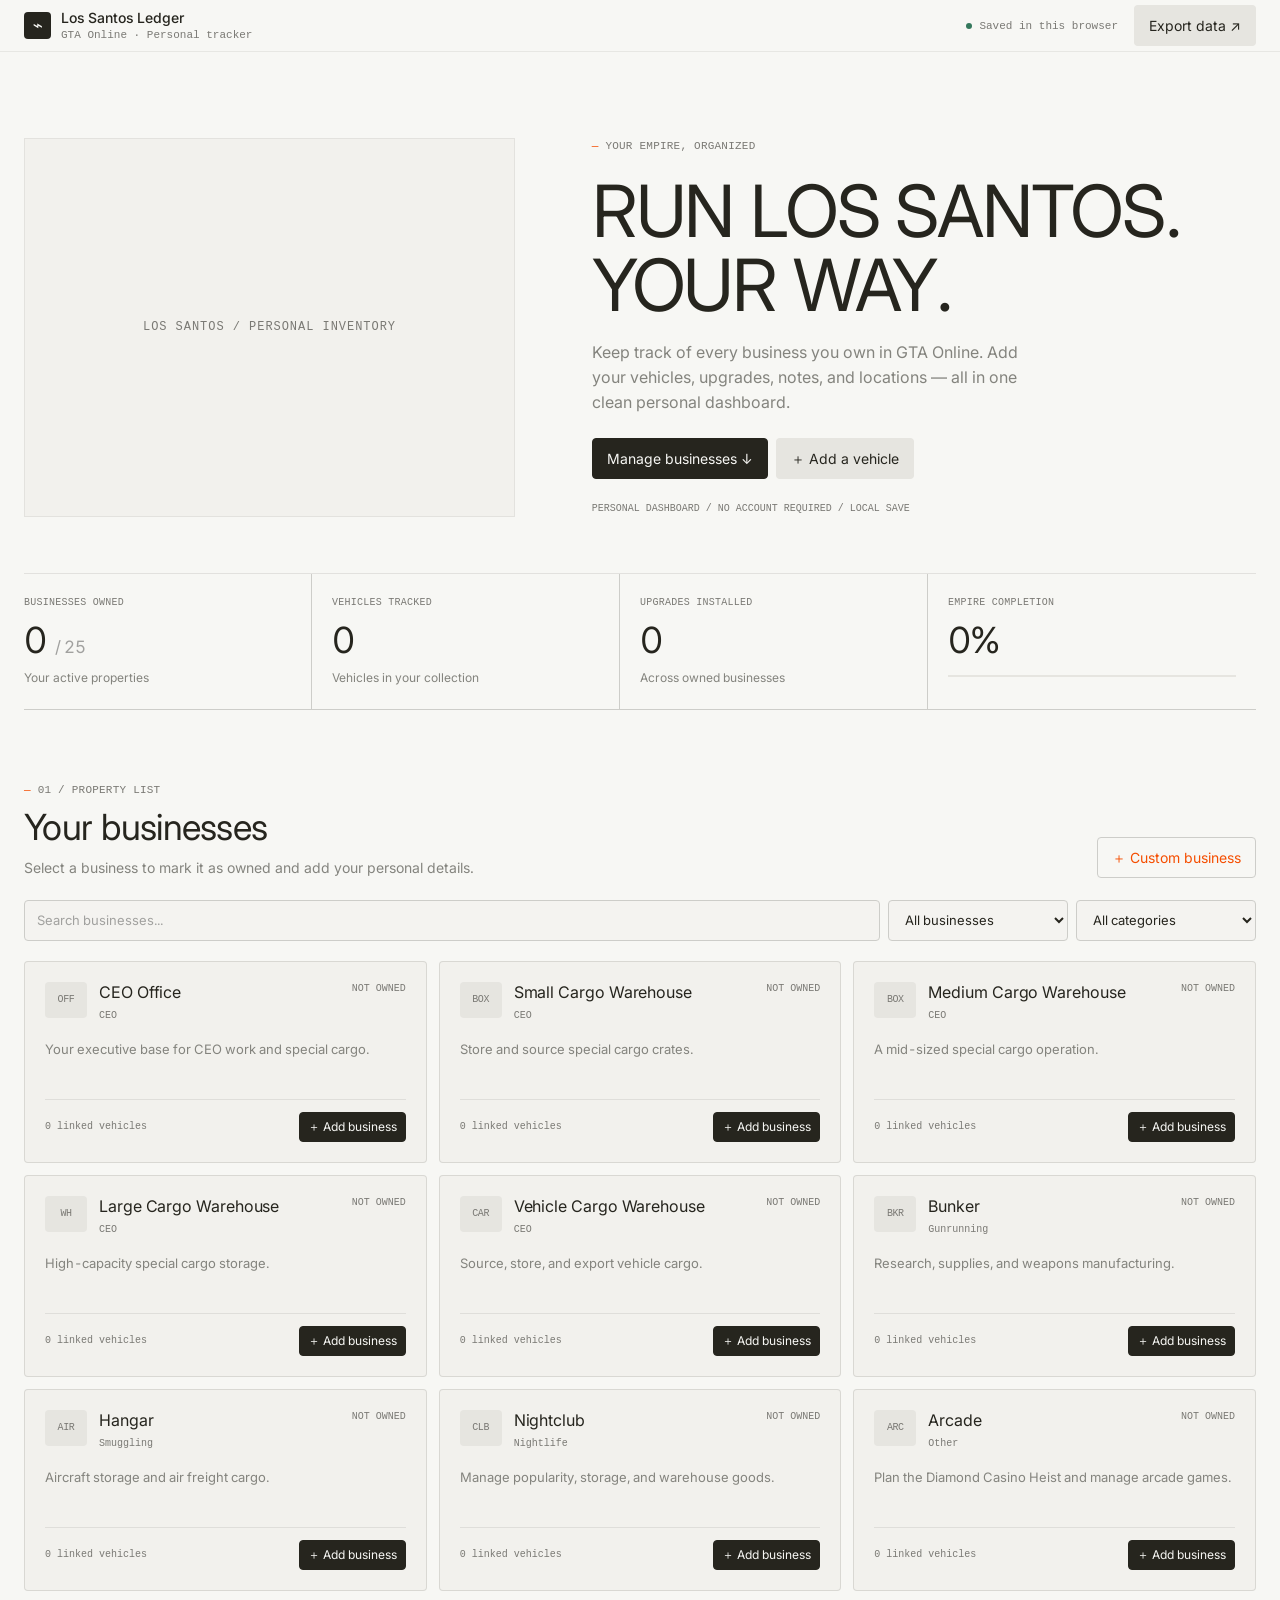
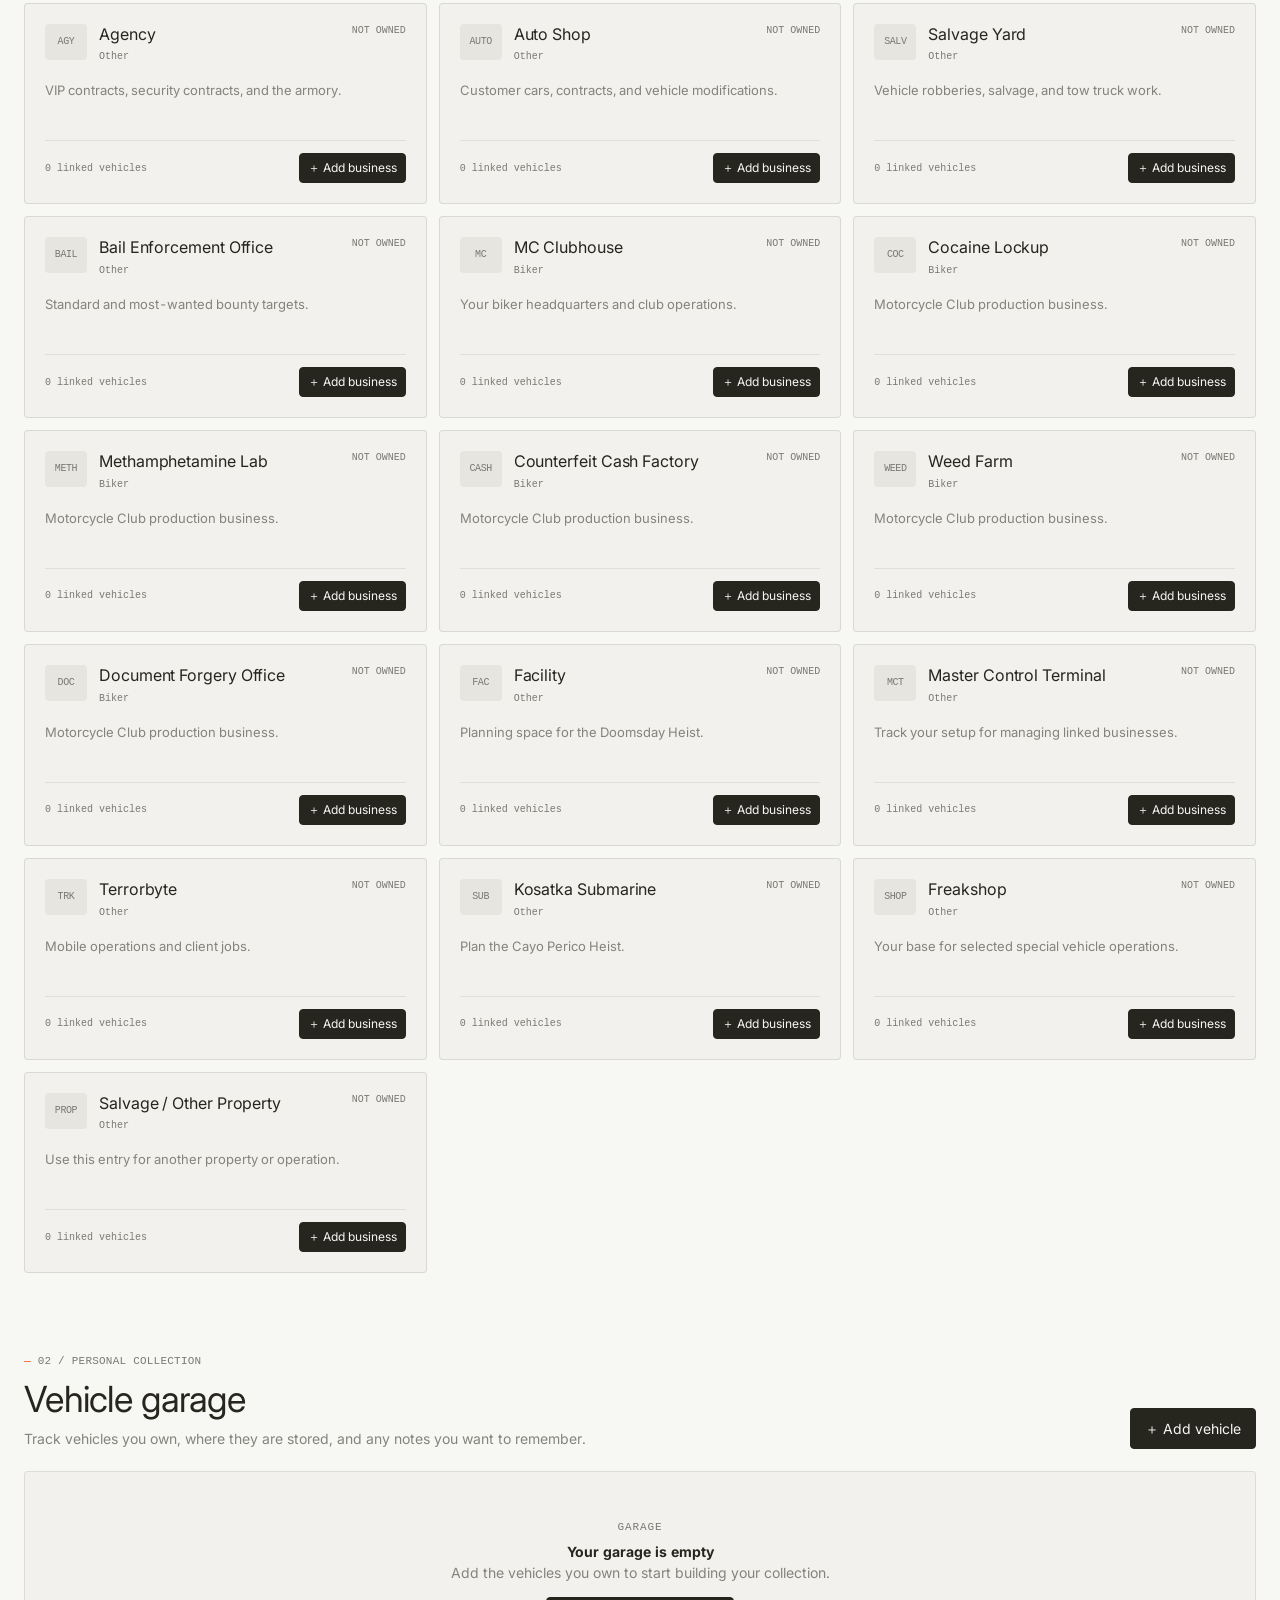
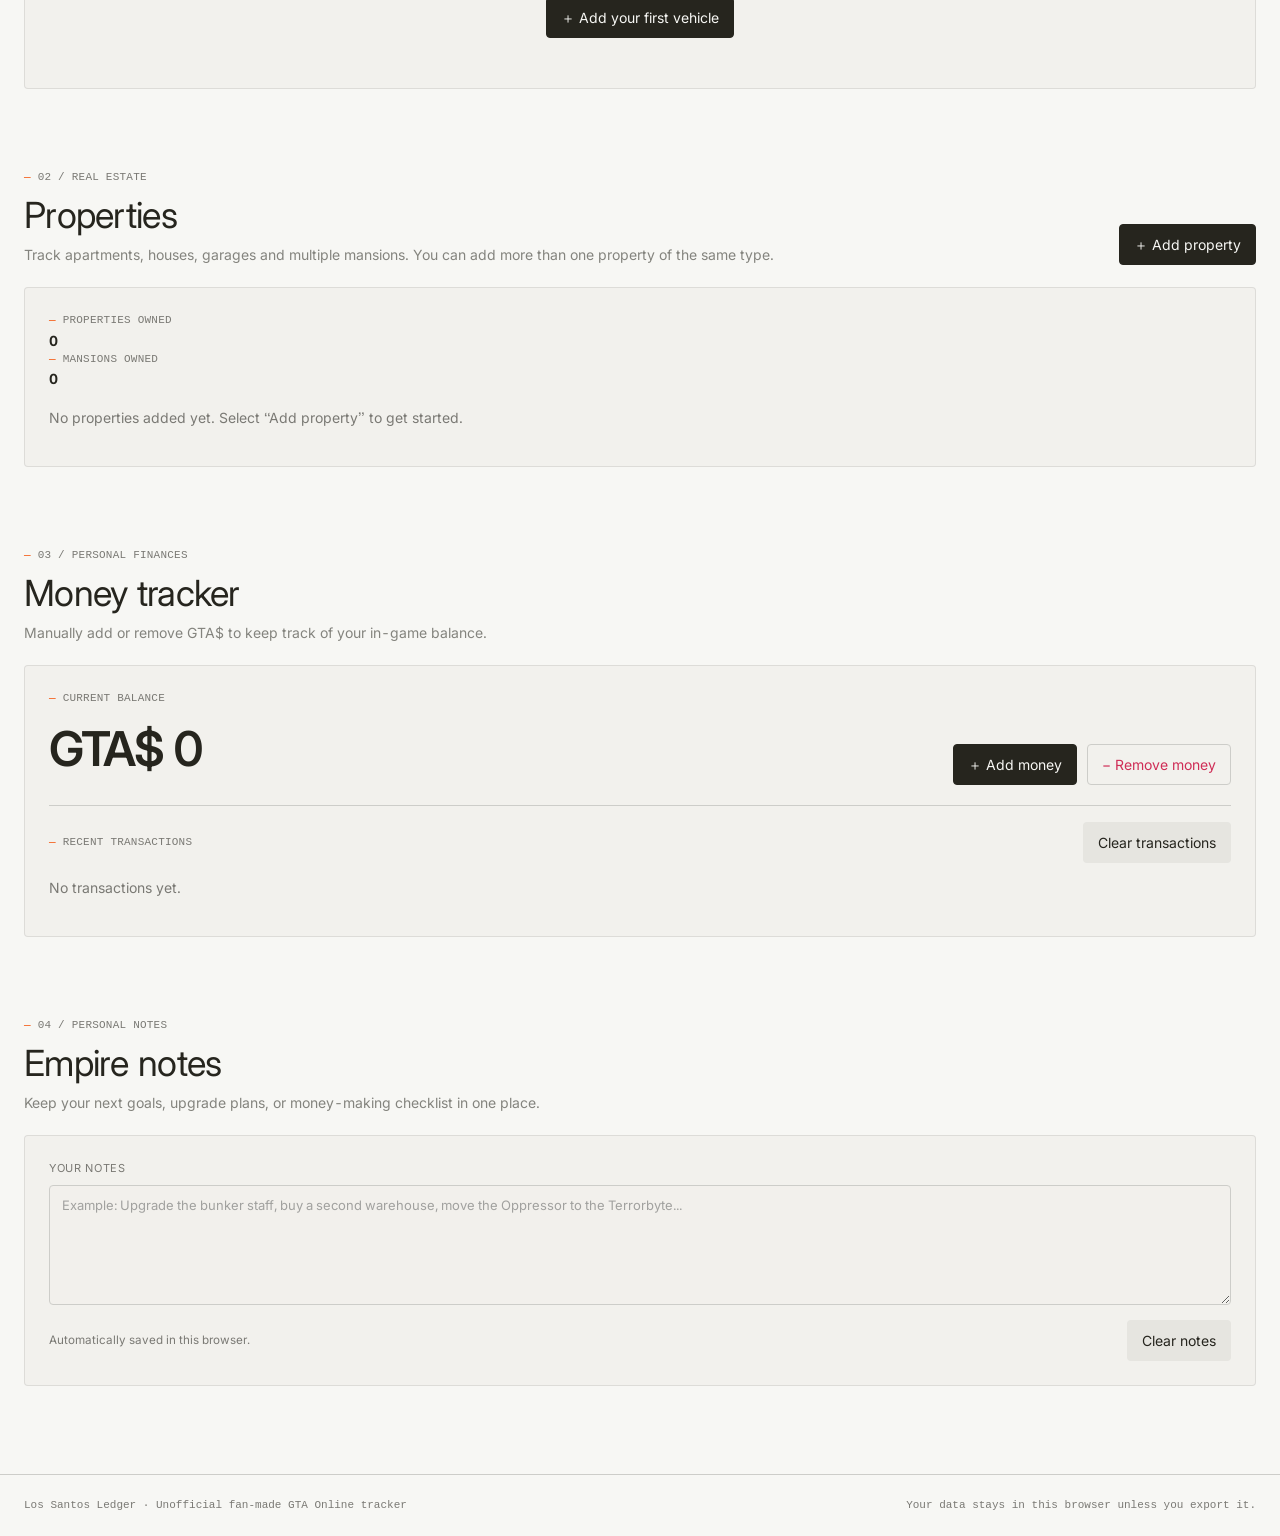
<file: index.html>
<!DOCTYPE html>
<html lang="en">
<head>
  <meta charset="UTF-8" />
  <meta name="viewport" content="width=device-width, initial-scale=1.0" />
  <meta name="theme-color" content="#f7f7f4" />
  <title>Los Santos Ledger — GTA Online Business Tracker</title>
  <style>
    @import url('https://fonts.googleapis.com/css2?family=EB+Garamond:wght@400;500&family=Inter:wght@400;500&display=swap');
    :root {
      --color-parchment: #f7f7f4;
      --color-bone: #f2f1ed;
      --color-linen: #e6e5e0;
      --color-stone: #cdcdc9;
      --color-mist: #a1a19f;
      --color-driftwood: #84847e;
      --color-ash: #7a7974;
      --color-ink: #26251e;
      --color-ember: #f54e00;
      --color-amber: #c08532;
      --color-forest: #34785c;
      --color-verdant: #1f8a65;
      --color-crimson: #cf2d56;
      --font-cursorgothic: 'CursorGothic', Inter, ui-sans-serif, system-ui, -apple-system, BlinkMacSystemFont, "Segoe UI", sans-serif;
      --font-eb-garamond: 'EB Garamond', Georgia, serif;
      --font-berkeleymono: 'berkeleyMono', ui-monospace, SFMono-Regular, Menlo, Monaco, Consolas, monospace;
      --radius: 4px;
      --border: 1px solid var(--color-stone);
      --shadow-xl: 0 28px 70px rgba(0,0,0,.10), 0 14px 32px rgba(0,0,0,.06);
    }

    * { box-sizing: border-box; }
    html { scroll-behavior: smooth; }
    body {
      margin: 0; background: var(--color-parchment); color: var(--color-ink);
      font: 400 14px/1.5 var(--font-cursorgothic);
      font-feature-settings: "ss08", "ss09", "tnum";
    }
    ::selection { background: #8bc4f8; color: var(--color-ink); }
    button, input, select, textarea { font: inherit; }
    button { cursor: pointer; }
    button:focus-visible, input:focus-visible, select:focus-visible, textarea:focus-visible {
      outline: 2px solid var(--color-forest); outline-offset: 2px;
    }
    .topbar {
      min-height: 52px; display: flex; align-items: center; justify-content: space-between;
      gap: 20px; padding: 0 max(24px, calc((100vw - 1300px)/2));
      background: transparent; border-bottom: 1px solid rgba(38,37,30,.08);
    }
    .brand { display: flex; align-items: center; gap: 10px; min-width: 0; }
    .brand-mark {
      width: 27px; height: 27px; display: grid; place-items: center;
      background: var(--color-ink); color: var(--color-parchment); border-radius: var(--radius); font-size: 17px;
    }
    .brand-name { font-size: 14px; font-weight: 500; letter-spacing: -.01em; }
    .brand-sub { color: var(--color-ash); font: 11px/1.4 var(--font-berkeleymono); }
    .top-actions { display: flex; align-items: center; gap: 16px; }
    .status { display: inline-flex; align-items: center; gap: 7px; color: var(--color-ash); font: 11px var(--font-berkeleymono); }
    .status-dot { width: 6px; height: 6px; background: var(--color-forest); border-radius: 50%; }
    .button {
      display: inline-flex; align-items: center; justify-content: center; gap: 8px;
      min-height: 36px; padding: 9px 14px; border: 1px solid transparent; border-radius: var(--radius);
      background: transparent; color: var(--color-ink); font-size: 14px; font-weight: 400;
      transition: color 150ms cubic-bezier(.4,0,.2,1), background 150ms cubic-bezier(.4,0,.2,1), border-color 150ms;
      text-decoration: none;
    }
    .button:hover { text-decoration: underline; text-underline-offset: 3px; }
    .button.primary { background: var(--color-ink); color: var(--color-parchment); border-color: var(--color-ink); }
    .button.primary:hover { background: #403f37; text-decoration: none; }
    .button.secondary, .button:not(.primary):not(.accent):not(.danger) { background: var(--color-linen); color: var(--color-ink); }
    .button.secondary:hover, .button:not(.primary):not(.accent):not(.danger):hover { background: #dddbd4; }
    .button.accent { color: var(--color-ember); background: transparent; border-color: var(--color-stone); }
    .button.accent:hover { background: var(--color-bone); }
    .button.danger { color: var(--color-crimson); border-color: var(--color-stone); background: transparent; }
    main { max-width: 1300px; margin: auto; padding: 56px 24px 88px; }
    .hero {
      display: grid; grid-template-columns: minmax(0, .85fr) minmax(260px, 1.15fr);
      align-items: center; gap: clamp(28px, 6vw, 90px); padding: 30px 0 56px;
      border-bottom: 1px solid rgba(38,37,30,.10); background: transparent;
    }
    .hero-content { position: relative; z-index: 1; }
    .eyebrow { color: var(--color-ash); font: 11px/1.6 var(--font-berkeleymono); letter-spacing: .02em; text-transform: uppercase; }
    .eyebrow::before { content: "— "; color: var(--color-ember); }
    h1 { margin: 18px 0; font-size: clamp(44px, 6.3vw, 72px); line-height: 1.03; letter-spacing: -.03em; font-weight: 400; }
    .hero p { max-width: 440px; margin: 0 0 24px; font-size: 16px; line-height: 1.55; color: var(--color-driftwood); }
    .hero-buttons { display: flex; gap: 8px; flex-wrap: wrap; }
    .hero-note { margin-top: 22px; color: var(--color-ash); font: 10px/1.6 var(--font-berkeleymono); }
    .hero::after { content: none; }
    .hero::before {
      content: "LOS SANTOS / PERSONAL INVENTORY"; align-self: stretch; display: flex; align-items: center; justify-content: center;
      min-height: 230px; padding: 24px; background: var(--color-bone); border: 1px solid rgba(38,37,30,.07);
      color: var(--color-ash); font: 12px/1.7 var(--font-berkeleymono); text-align: center; letter-spacing: .08em;
      background-image: linear-gradient(90deg, transparent 49.8%, rgba(38,37,30,.045) 50%, transparent 50.2%), linear-gradient(transparent 49.8%, rgba(38,37,30,.045) 50%, transparent 50.2%);
      background-size: 38px 38px;
    }
    .stats { display: grid; grid-template-columns: repeat(4,minmax(0,1fr)); gap: 0; margin: 0 0 72px; border-bottom: 1px solid var(--color-stone); }
    .stat { min-width: 0; padding: 21px 20px 22px 0; margin-right: 20px; border-right: 1px solid var(--color-stone); background: transparent; }
    .stat:last-child { border-right: 0; margin-right: 0; }
    .stat-label { color: var(--color-ash); text-transform: uppercase; letter-spacing: .025em; font: 10px/1.6 var(--font-berkeleymono); }
    .stat-value { margin-top: 10px; font-size: 36px; line-height: 1.1; letter-spacing: -.025em; font-weight: 400; font-variant-numeric: tabular-nums; }
    .stat-foot { color: var(--color-driftwood); font-size: 12px; margin-top: 8px; }
    .progress-track { height: 2px; background: var(--color-linen); margin-top: 14px; }
    .progress-fill { width: 0; height: 2px; background: var(--color-forest); transition: width .25s ease; }
    .section-head { display: flex; justify-content: space-between; align-items: end; gap: 18px; margin-bottom: 22px; }
    .section-head h2 { margin: 7px 0 0; font-size: 36px; line-height: 1.2; letter-spacing: -.02em; font-weight: 400; }
    .section-head p { color: var(--color-driftwood); margin: 7px 0 0; font-size: 14px; }
    .toolbar { display: flex; gap: 8px; margin-bottom: 20px; flex-wrap: wrap; }
    input, select, textarea {
      width: 100%; min-width: 0; padding: 10px 12px; color: var(--color-ink);
      background: rgba(242,241,237,.55); border: 1px solid var(--color-stone); border-radius: var(--radius);
      font-size: 13px;
    }
    input::placeholder, textarea::placeholder { color: var(--color-mist); }
    .toolbar input { flex: 1 1 220px; }
    .toolbar select { width: auto; flex: 0 1 180px; }
    .business-grid { display: grid; grid-template-columns: repeat(3,minmax(0,1fr)); gap: 12px; }
    .upgrade-options { display: grid; grid-template-columns: repeat(2,minmax(0,1fr)); gap: 8px 12px; padding: 10px; border: var(--border); border-radius: var(--radius); background: var(--color-parchment); }
    .upgrade-options .check-field { margin: 0; }
    .business-card { min-width: 0; border: 1px solid rgba(38,37,30,.12); background: var(--color-bone); border-radius: var(--radius); transition: border-color .15s; }
    .business-card:hover { border-color: var(--color-ash); }
    .business-card.owned { border-color: rgba(52,120,92,.65); }
    .card-main { padding: 20px; }
    .card-top { display: flex; align-items: flex-start; gap: 12px; }
    .business-icon { flex: 0 0 42px; height: 36px; display: grid; place-items: center; background: var(--color-linen); border-radius: var(--radius); font: 10px/1 var(--font-berkeleymono); letter-spacing: -.04em; color: var(--color-ash); }
    .card-title-wrap { flex: 1; min-width: 0; }
    .card-title { margin: 0 0 5px; font-size: 16px; line-height: 1.3; font-weight: 400; letter-spacing: -.005em; }
    .card-category { color: var(--color-ash); font: 10px/1.5 var(--font-berkeleymono); }
    .pill { display: inline-flex; align-items: center; gap: 5px; color: var(--color-ash); font: 10px/1.4 var(--font-berkeleymono); white-space: nowrap; }
    .pill.owned { color: var(--color-forest); }
    .card-desc { min-height: 42px; margin: 17px 0; color: var(--color-driftwood); font-size: 13px; line-height: 1.5; }
    .card-bottom { display: flex; align-items: center; justify-content: space-between; gap: 8px; border-top: 1px solid rgba(38,37,30,.09); padding-top: 12px; }
    .card-bottom small { color: var(--color-ash); font: 10px/1.5 var(--font-berkeleymono); }
    .card-bottom .button { min-height: 30px; padding: 5px 8px; font-size: 12px; }
    .empty { grid-column: 1/-1; padding: 40px 20px; text-align: center; border: 1px dashed var(--color-stone); color: var(--color-driftwood); }
    .empty strong { display: block; margin-bottom: 5px; color: var(--color-ink); font-size: 16px; font-weight: 400; }
    .section { margin-top: 80px; }
    .garage-panel { padding: 24px; border: 1px solid rgba(38,37,30,.10); border-radius: var(--radius); background: var(--color-bone); }
    .garage-empty { padding: 26px 10px; text-align: center; color: var(--color-driftwood); }
    .garage-empty .big-icon { margin-bottom: 8px; font: 11px/1 var(--font-berkeleymono); letter-spacing: .08em; color: var(--color-ash); }
    .garage-list { display: grid; gap: 8px; }
    .vehicle-row { display: flex; align-items: center; gap: 12px; padding: 13px; border: 1px solid var(--color-stone); border-radius: var(--radius); background: var(--color-parchment); }
    .vehicle-emoji { font: 10px/1 var(--font-berkeleymono); letter-spacing: -.04em; color: var(--color-ash); }
    .vehicle-info { flex: 1; min-width: 0; }
    .vehicle-info strong { display: block; font-size: 14px; font-weight: 400; }
    .vehicle-info small { color: var(--color-ash); font-size: 12px; }
    .vehicle-row .button { min-height: 29px; padding: 5px 9px; font-size: 12px; }
    footer { padding: 22px 24px; border-top: 1px solid var(--color-stone); color: var(--color-ash); font: 11px/1.6 var(--font-berkeleymono); }
    .footer-inner { max-width: 1300px; margin: auto; display: flex; justify-content: space-between; gap: 15px; flex-wrap: wrap; }
    .modal-backdrop { position: fixed; inset: 0; z-index: 20; display: none; align-items: center; justify-content: center; padding: 18px; background: rgba(38,37,30,.34); }
    .modal-backdrop.open { display: flex; }
    .modal { width: min(100%,560px); max-height: 90vh; overflow: auto; background: var(--color-parchment); border: 1px solid var(--color-stone); border-radius: 8px; box-shadow: var(--shadow-xl); }
    .modal-header { display: flex; justify-content: space-between; align-items: flex-start; gap: 14px; padding: 22px 24px; border-bottom: 1px solid var(--color-stone); }
    .modal-header h3 { margin: 0; font-size: 26px; line-height: 1.25; letter-spacing: -.012em; font-weight: 400; }
    .modal-header p { margin: 6px 0 0; color: var(--color-driftwood); font-size: 13px; }
    .icon-button { padding: 3px 8px; border: 0; border-radius: var(--radius); background: transparent; color: var(--color-ash); font-size: 21px; }
    .icon-button:hover { background: var(--color-linen); }
    .modal-body { padding: 24px; }
    .form-grid { display: grid; grid-template-columns: 1fr 1fr; gap: 16px; }
    .field { display: flex; flex-direction: column; gap: 7px; min-width: 0; }
    .field.full { grid-column: 1/-1; }
    .field label { color: var(--color-ash); font: 10px/1.5 var(--font-berkeleymono); text-transform: uppercase; letter-spacing: .025em; }
    .field textarea { min-height: 86px; resize: vertical; }
    .check-field { display: flex; align-items: center; gap: 9px; color: var(--color-ink) !important; font: 13px var(--font-cursorgothic) !important; text-transform: none !important; }
    .check-field input { width: 15px; height: 15px; accent-color: var(--color-forest); }
    .modal-actions { display: flex; justify-content: space-between; align-items: center; gap: 10px; padding-top: 20px; margin-top: 22px; border-top: 1px solid var(--color-stone); }
    .modal-actions-right { display: flex; gap: 8px; }
    .toast { position: fixed; z-index: 30; right: 20px; bottom: 20px; display: none; max-width: calc(100vw - 40px); padding: 12px 16px; background: var(--color-ink); color: var(--color-parchment); border-radius: var(--radius); font-size: 13px; box-shadow: var(--shadow-xl); }
    .toast.show { display: block; }
    @media (max-width: 850px) {
      .hero { grid-template-columns: 1fr; gap: 28px; }
      .hero::before { min-height: 150px; }
      .business-grid { grid-template-columns: repeat(2,minmax(0,1fr)); }
      .stats { grid-template-columns: repeat(2,minmax(0,1fr)); }
      .stat:nth-child(2) { border-right: 0; }
      .stat:nth-child(3), .stat:nth-child(4) { border-top: 1px solid var(--color-stone); }
    }
    @media (max-width: 560px) {
      .topbar { padding: 10px 14px; }
      .status { display: none; }
      main { padding: 36px 14px 60px; }
      .hero { padding: 16px 0 34px; }
      h1 { font-size: 45px; }
      .hero p { font-size: 15px; }
      .stats { margin-bottom: 54px; }
      .stat { padding: 16px 12px 16px 0; margin-right: 12px; }
      .stat-value { font-size: 30px; }
      .business-grid { grid-template-columns: 1fr; }
      .section-head { align-items: flex-start; flex-direction: column; }
      .section-head h2 { font-size: 32px; }
      .section-head > .button { align-self: flex-start; }
      .form-grid { grid-template-columns: 1fr; }
      .field.full { grid-column: auto; }
      .garage-panel { padding: 14px; }
      .vehicle-row { flex-wrap: wrap; }
      .vehicle-info { flex-basis: calc(100% - 50px); }
      footer { padding: 20px 14px; }
    }
  </style>
</head>
<body>
  <header class="topbar">
    <div class="brand">
      <div class="brand-mark">⌁</div>
      <div>
        <div class="brand-name">Los Santos Ledger</div>
        <div class="brand-sub">GTA Online · Personal tracker</div>
      </div>
    </div>
    <div class="top-actions">
      <span class="status"><span class="status-dot"></span>Saved in this browser</span>
      <button class="button" id="exportBtn" type="button">Export data ↗</button>
    </div>
  </header>

  <main>
    <section class="hero">
      <div class="hero-content">
        <div class="eyebrow">Your empire, organized</div>
        <h1>RUN LOS SANTOS.<br>YOUR WAY.</h1>
        <p>Keep track of every business you own in GTA Online. Add your vehicles, upgrades, notes, and locations — all in one clean personal dashboard.</p>
        <div class="hero-buttons">
          <button class="button primary" id="jumpBusinesses" type="button">Manage businesses ↓</button>
          <button class="button secondary" id="addVehicleHero" type="button">＋ Add a vehicle</button>
        </div>
        <div class="hero-note">PERSONAL DASHBOARD / NO ACCOUNT REQUIRED / LOCAL SAVE</div>
      </div>
    </section>

    <section class="stats" aria-label="Business statistics">
      <div class="stat"><div class="stat-label">Businesses owned</div><div class="stat-value" id="ownedStat">0 <span style="color:var(--color-mist);font-size:17px">/ 0</span></div><div class="stat-foot">Your active properties</div></div>
      <div class="stat"><div class="stat-label">Vehicles tracked</div><div class="stat-value" id="vehicleStat">0</div><div class="stat-foot">Vehicles in your collection</div></div>
      <div class="stat"><div class="stat-label">Upgrades installed</div><div class="stat-value" id="upgradeStat">0</div><div class="stat-foot">Across owned businesses</div></div>
      <div class="stat"><div class="stat-label">Empire completion</div><div class="stat-value" id="completionStat">0%</div><div class="progress-track"><div class="progress-fill" id="completionBar"></div></div></div>
    </section>

    <section id="businesses">
      <div class="section-head">
        <div><div class="eyebrow">01 / Property list</div><h2>Your businesses</h2><p>Select a business to mark it as owned and add your personal details.</p></div>
        <button class="button accent" id="addBusinessBtn" type="button">＋ Custom business</button>
      </div>
      <div class="toolbar">
        <input id="search" type="search" placeholder="Search businesses..." aria-label="Search businesses">
        <select id="filter" aria-label="Filter businesses">
          <option value="all">All businesses</option>
          <option value="owned">Owned only</option>
          <option value="missing">Not owned</option>
        </select>
        <select id="categoryFilter" aria-label="Filter by category">
          <option value="all">All categories</option>
          <option value="CEO">CEO / Special Cargo</option>
          <option value="Biker">Biker Businesses</option>
          <option value="Gunrunning">Gunrunning</option>
          <option value="Smuggling">Smuggling</option>
          <option value="Nightlife">Nightlife</option>
          <option value="Other">Other</option>
        </select>
      </div>
      <div class="business-grid" id="businessGrid"></div>
    </section>

    <section class="section" id="garage">
      <div class="section-head">
        <div><div class="eyebrow">02 / Personal collection</div><h2>Vehicle garage</h2><p>Track vehicles you own, where they are stored, and any notes you want to remember.</p></div>
        <button class="button primary" id="addVehicleBtn" type="button">＋ Add vehicle</button>
      </div>
      <div class="garage-panel" id="garagePanel"></div>
    </section>

    <section class="section" id="propertiesSection">
      <div class="section-head">
        <div><div class="eyebrow">02 / Real estate</div><h2>Properties</h2><p>Track apartments, houses, garages and multiple mansions. You can add more than one property of the same type.</p></div>
        <button class="button primary" id="addPropertyBtn" type="button">＋ Add property</button>
      </div>
      <div class="garage-panel">
        <div class="stats-row" style="margin-bottom:18px">
          <div><div class="eyebrow">PROPERTIES OWNED</div><strong id="propertyCount">0</strong></div>
          <div><div class="eyebrow">MANSIONS OWNED</div><strong id="mansionCount">0</strong></div>
        </div>
        <div id="propertiesList"><p style="color:var(--color-ash)">No properties added yet.</p></div>
      </div>
    </section>

    <section class="section" id="moneySection">
      <div class="section-head">
        <div><div class="eyebrow">03 / Personal finances</div><h2>Money tracker</h2><p>Manually add or remove GTA$ to keep track of your in-game balance.</p></div>
      </div>
      <div class="garage-panel">
        <div style="display:flex;gap:20px;align-items:flex-end;justify-content:space-between;flex-wrap:wrap">
          <div>
            <div class="eyebrow">CURRENT BALANCE</div>
            <div id="moneyBalance" style="font-size:clamp(32px,5vw,48px);font-weight:600;letter-spacing:-.05em;margin-top:6px">GTA$ 0</div>
          </div>
          <div style="display:flex;gap:10px;flex-wrap:wrap">
            <button class="button primary" id="addMoneyBtn" type="button">＋ Add money</button>
            <button class="button danger" id="removeMoneyBtn" type="button">− Remove money</button>
          </div>
        </div>
        <div style="margin-top:20px;border-top:1px solid var(--color-stone);padding-top:16px">
          <div style="display:flex;align-items:center;justify-content:space-between;gap:12px;margin-bottom:10px;flex-wrap:wrap">
            <div class="eyebrow">RECENT TRANSACTIONS</div>
            <button class="button secondary" id="clearTransactionsBtn" type="button">Clear transactions</button>
          </div>
          <div id="moneyTransactions"><p style="color:var(--color-ash)">No transactions yet.</p></div>
        </div>
      </div>
    </section>

    <section class="section" id="notesSection">
      <div class="section-head">
        <div><div class="eyebrow">04 / Personal notes</div><h2>Empire notes</h2><p>Keep your next goals, upgrade plans, or money-making checklist in one place.</p></div>
      </div>
      <div class="garage-panel">
        <label for="empireNotes" style="display:block;color:var(--color-ash);font-size:11px;text-transform:uppercase;letter-spacing:.06em;margin-bottom:8px">Your notes</label>
        <textarea id="empireNotes" placeholder="Example: Upgrade the bunker staff, buy a second warehouse, move the Oppressor to the Terrorbyte..." style="min-height:120px"></textarea>
        <div style="display:flex;justify-content:space-between;gap:12px;align-items:center;flex-wrap:wrap;margin-top:10px">
          <small style="color:var(--color-ash)">Automatically saved in this browser.</small>
          <button class="button" id="clearNotes" type="button">Clear notes</button>
        </div>
      </div>
    </section>
  </main>

  <footer><div class="footer-inner"><span>Los Santos Ledger · Unofficial fan-made GTA Online tracker</span><span>Your data stays in this browser unless you export it.</span></div></footer>

  <div class="modal-backdrop" id="modalBackdrop" role="dialog" aria-modal="true" aria-labelledby="modalTitle">
    <div class="modal">
      <div class="modal-header">
        <div><h3 id="modalTitle">Edit details</h3><p id="modalSubtitle">Customize your tracker.</p></div>
        <button class="icon-button" id="closeModal" type="button" aria-label="Close dialog">×</button>
      </div>
      <form id="detailForm">
        <div class="modal-body" id="modalFields"></div>
        <div class="modal-footer" style="display:flex;justify-content:flex-end;gap:10px;padding:16px 22px;border-top:1px solid var(--color-stone)">
          <button class="button secondary" id="cancelModal" type="button">Cancel</button>
          <button class="button primary" id="saveModal" type="submit">OK / Save</button>
        </div>
      </form>
    </div>
  </div>
  <div class="toast" id="toast" role="status" aria-live="polite"></div>

  <script>
    const STORAGE_KEY = "los-santos-ledger-v1";
    const defaultBusinesses = [
      {id:"office",name:"CEO Office",category:"CEO",icon:"OFF",desc:"Your executive base for CEO work and special cargo."},
      {id:"warehouse-small",name:"Small Cargo Warehouse",category:"CEO",icon:"BOX",desc:"Store and source special cargo crates."},
      {id:"warehouse-medium",name:"Medium Cargo Warehouse",category:"CEO",icon:"BOX",desc:"A mid-sized special cargo operation."},
      {id:"warehouse-large",name:"Large Cargo Warehouse",category:"CEO",icon:"WH",desc:"High-capacity special cargo storage."},
      {id:"vehicle-warehouse",name:"Vehicle Cargo Warehouse",category:"CEO",icon:"CAR",desc:"Source, store, and export vehicle cargo."},
      {id:"bunker",name:"Bunker",category:"Gunrunning",icon:"BKR",desc:"Research, supplies, and weapons manufacturing."},
      {id:"hangar",name:"Hangar",category:"Smuggling",icon:"AIR",desc:"Aircraft storage and air freight cargo."},
      {id:"nightclub",name:"Nightclub",category:"Nightlife",icon:"CLB",desc:"Manage popularity, storage, and warehouse goods."},
      {id:"arcade",name:"Arcade",category:"Other",icon:"ARC",desc:"Plan the Diamond Casino Heist and manage arcade games."},
      {id:"agency",name:"Agency",category:"Other",icon:"AGY",desc:"VIP contracts, security contracts, and the armory."},
      {id:"auto-shop",name:"Auto Shop",category:"Other",icon:"AUTO",desc:"Customer cars, contracts, and vehicle modifications."},
      {id:"salvage-yard",name:"Salvage Yard",category:"Other",icon:"SALV",desc:"Vehicle robberies, salvage, and tow truck work."},
      {id:"bail-office",name:"Bail Enforcement Office",category:"Other",icon:"BAIL",desc:"Standard and most-wanted bounty targets."},
      {id:"mc-clubhouse",name:"MC Clubhouse",category:"Biker",icon:"MC",desc:"Your biker headquarters and club operations."},
      {id:"cocaine",name:"Cocaine Lockup",category:"Biker",icon:"COC",desc:"Motorcycle Club production business."},
      {id:"meth",name:"Methamphetamine Lab",category:"Biker",icon:"METH",desc:"Motorcycle Club production business."},
      {id:"cash",name:"Counterfeit Cash Factory",category:"Biker",icon:"CASH",desc:"Motorcycle Club production business."},
      {id:"weed",name:"Weed Farm",category:"Biker",icon:"WEED",desc:"Motorcycle Club production business."},
      {id:"documents",name:"Document Forgery Office",category:"Biker",icon:"DOC",desc:"Motorcycle Club production business."},
      {id:"facility",name:"Facility",category:"Other",icon:"FAC",desc:"Planning space for the Doomsday Heist."},
      {id:"arcade-master",name:"Master Control Terminal",category:"Other",icon:"MCT",desc:"Track your setup for managing linked businesses."},
      {id:"terrorbyte",name:"Terrorbyte",category:"Other",icon:"TRK",desc:"Mobile operations and client jobs."},
      {id:"kosatka",name:"Kosatka Submarine",category:"Other",icon:"SUB",desc:"Plan the Cayo Perico Heist."},
      {id:"freakshop",name:"Freakshop",category:"Other",icon:"SHOP",desc:"Your base for selected special vehicle operations."},
      {id:"eclipse",name:"Salvage / Other Property",category:"Other",icon:"PROP",desc:"Use this entry for another property or operation."}
    ];

    let state = loadState();
    let activeForm = null;
    let toastTimer;

    function loadState() {
      try {
        const saved = JSON.parse(localStorage.getItem(STORAGE_KEY));
        if (saved && Array.isArray(saved.businesses)) {
          const existing = new Map(saved.businesses.map(b => [b.id, b]));
          const merged = defaultBusinesses.map(b => ({...b, ...(existing.get(b.id) || {})}));
          saved.businesses.filter(b => !defaultBusinesses.some(d => d.id === b.id)).forEach(b => merged.push(b));
          return {businesses: merged, vehicles: Array.isArray(saved.vehicles) ? saved.vehicles : [], notes: saved.notes || "", money: Number(saved.money) || 0, moneyTransactions: Array.isArray(saved.moneyTransactions) ? saved.moneyTransactions : [], properties: Array.isArray(saved.properties) ? saved.properties : []};
        }
      } catch (e) {}
      return {businesses: defaultBusinesses.map(b => ({...b, owned:false, vehicles:[], upgrades:"", location:"", notes:""})), vehicles: [], notes:"", money: 0, moneyTransactions: [], properties: []};
    }
    function saveState() {
      localStorage.setItem(STORAGE_KEY, JSON.stringify(state));
      renderStats();
    }
    function escapeHTML(value) {
      return String(value ?? "").replace(/[&<>"']/g, c => ({"&":"&amp;","<":"&lt;",">":"&gt;",'"':"&quot;","'":"&#39;"}[c]));
    }
    function showToast(message) {
      const el = document.getElementById("toast");
      el.textContent = message;
      el.classList.add("show");
      clearTimeout(toastTimer);
      toastTimer = setTimeout(() => el.classList.remove("show"), 2400);
    }
    function renderStats() {
      const owned = state.businesses.filter(b => b.owned).length;
      const upgrades = state.businesses.filter(b => b.owned && b.upgrades && b.upgrades.trim()).length;
      document.getElementById("ownedStat").innerHTML = `${owned} <span style="color:var(--color-mist);font-size:17px">/ ${state.businesses.length}</span>`;
      document.getElementById("vehicleStat").textContent = state.vehicles.length;
      document.getElementById("upgradeStat").textContent = upgrades;
      const pct = state.businesses.length ? Math.round(owned / state.businesses.length * 100) : 0;
      document.getElementById("completionStat").textContent = pct + "%";
      document.getElementById("completionBar").style.width = pct + "%";
    }
    function renderBusinesses() {
      const grid = document.getElementById("businessGrid");
      const query = document.getElementById("search").value.trim().toLowerCase();
      const filter = document.getElementById("filter").value;
      const category = document.getElementById("categoryFilter").value;
      const list = state.businesses.filter(b => {
        const matchesQuery = [b.name,b.category,b.desc,b.location].some(v => String(v || "").toLowerCase().includes(query));
        const matchesFilter = filter === "all" || (filter === "owned" ? b.owned : !b.owned);
        return matchesQuery && matchesFilter && (category === "all" || b.category === category);
      });
      if (!list.length) {
        grid.innerHTML = '<div class="empty"><strong>No businesses found</strong>Try another search or change your filters.</div>';
        return;
      }
      grid.innerHTML = list.map(b => `
        <article class="business-card ${b.owned ? "owned" : ""}">
          <div class="card-main">
            <div class="card-top">
              <div class="business-icon">${escapeHTML(b.icon || "BUS")}</div>
              <div class="card-title-wrap">
                <div class="card-title">${escapeHTML(b.name)}</div>
                <div class="card-category">${escapeHTML(b.category)}${b.location ? " · " + escapeHTML(b.location) : ""}</div>
              </div>
              <span class="pill ${b.owned ? "owned" : ""}">${b.owned ? "✓ OWNED" : "NOT OWNED"}</span>
            </div>
            <div class="card-desc">${escapeHTML(b.notes || b.desc || "Add your personal notes for this business.")}</div>
            <div class="card-bottom">
              <small>${(b.vehicles || []).length} linked vehicle${(b.vehicles || []).length === 1 ? "" : "s"}${b.upgrades ? " · Upgrades added" : ""}</small>
              <button class="button ${b.owned ? "" : "primary"}" data-edit-business="${escapeHTML(b.id)}" type="button">${b.owned ? "Edit details" : "＋ Add business"}</button>
            </div>
          </div>
        </article>`).join("");
    }
    function renderGarage() {
      const panel = document.getElementById("garagePanel");
      if (!state.vehicles.length) {
        panel.innerHTML = '<div class="garage-empty"><div class="big-icon">GARAGE</div><strong style="color:var(--color-ink)">Your garage is empty</strong><div>Add the vehicles you own to start building your collection.</div><button class="button primary" style="margin-top:14px" id="emptyAddVehicle" type="button">＋ Add your first vehicle</button></div>';
        return;
      }
      panel.innerHTML = '<div class="garage-list">' + state.vehicles.map(v => `
        <div class="vehicle-row">
          <div class="vehicle-emoji">${escapeHTML(v.icon || "CAR")}</div>
          <div class="vehicle-info"><strong>${escapeHTML(v.name)}</strong><small>${escapeHTML(v.type || "Vehicle")}${v.garage ? " · " + escapeHTML(v.garage) : ""}${v.business ? " · " + escapeHTML(v.business) : ""}</small>${v.notes ? `<small style="display:block;margin-top:3px">${escapeHTML(v.notes)}</small>` : ""}</div>
          <button class="button" type="button" data-edit-vehicle="${escapeHTML(v.id)}">Edit</button>
          <button class="button danger" type="button" data-delete-vehicle="${escapeHTML(v.id)}" aria-label="Delete ${escapeHTML(v.name)}">×</button>
        </div>`).join("") + "</div>";
    }
    function renderProperties() {
      const list = document.getElementById("propertiesList");
      if (!list) return;
      const properties = Array.isArray(state.properties) ? state.properties : [];
      document.getElementById("propertyCount").textContent = properties.length;
      document.getElementById("mansionCount").textContent = properties.filter(p => p.type === "Mansion").length;
      if (!properties.length) {
        list.innerHTML = '<p style="color:var(--color-ash)">No properties added yet. Select “Add property” to get started.</p>';
        return;
      }
      list.innerHTML = '<div class="garage-list">' + properties.map((p, i) => `
        <div class="vehicle-row">
          <div class="vehicle-info"><strong>${escapeHTML(p.name || p.type || "Property")}</strong><small>${escapeHTML(p.type || "Property")}${p.location ? " · " + escapeHTML(p.location) : ""}${p.price ? " · GTA$ " + Number(p.price).toLocaleString("en-US") : ""}${p.notes ? "<br>" + escapeHTML(p.notes) : ""}</small></div>
          <button class="button danger" type="button" data-remove-property="${i}" aria-label="Remove property">Remove</button>
        </div>`).join("") + '</div>';
      list.querySelectorAll("[data-remove-property]").forEach(btn => btn.addEventListener("click", () => {
        const i = Number(btn.getAttribute("data-remove-property"));
        if (!Number.isInteger(i) || !state.properties[i]) return;
        if (!window.confirm("Remove this property from your tracker?")) return;
        state.properties.splice(i, 1);
        saveState();
        renderProperties();
      }));
    }
    function addProperty() {
      openModal("Add property", "Add any property you own. You can add multiple mansions or properties of the same type.", `
        <label class="field"><span>Property type</span><select name="type" required>
          <option value="Mansion">Mansion</option><option value="Apartment">Apartment</option><option value="House">House</option><option value="Garage">Garage</option><option value="Penthouse">Penthouse</option><option value="Other">Other</option>
        </select></label>
        <label class="field"><span>Property name</span><input name="name" required maxlength="100" placeholder="e.g. Tongva Hills Mansion"></label>
        <label class="field"><span>Location (optional)</span><input name="location" maxlength="100" placeholder="e.g. Tongva Hills"></label>
        <label class="field"><span>Purchase price (GTA$, optional)</span><input name="price" type="number" min="0" step="1" placeholder="e.g. 12000000"></label>
        <label class="field"><span>Notes (optional)</span><textarea name="notes" rows="2" maxlength="300" placeholder="Upgrades, garage capacity, etc."></textarea></label>
      `, data => {
        const name = String(data.name || "").trim();
        const type = String(data.type || "Other");
        if (!name) { showToast("Enter a property name."); return false; }
        state.properties = [...(state.properties || []), {id: Date.now() + Math.random(), type, name, location: String(data.location || "").trim(), price: Math.max(0, Number(data.price) || 0), notes: String(data.notes || "").trim()}];
        saveState();
        renderProperties();
        showToast("Property added.");
        return true;
      });
    }
    function formatGTA(value) {
      return "GTA$ " + Math.round(Number(value) || 0).toLocaleString("en-US");
    }
    function renderMoney() {
      const balance = Number(state.money) || 0;
      document.getElementById("moneyBalance").textContent = formatGTA(balance);
      const transactions = Array.isArray(state.moneyTransactions) ? state.moneyTransactions : [];
      const container = document.getElementById("moneyTransactions");
      if (!transactions.length) {
        container.innerHTML = '<p style="color:var(--color-ash)">No transactions yet.</p>';
        return;
      }
      container.innerHTML = '<div class="garage-list">' + transactions.slice(0, 8).map(t => `
        <div class="vehicle-row">
          <div class="vehicle-info"><strong>${escapeHTML(t.label || (t.amount >= 0 ? "Money added" : "Money removed"))}</strong><small>${escapeHTML(t.date || "")}</small></div>
          <strong style="margin-left:auto;color:${t.amount >= 0 ? 'var(--color-ink)' : 'var(--color-orange)'}">${t.amount >= 0 ? "+" : "−"}${formatGTA(Math.abs(t.amount))}</strong>
        </div>`).join("") + '</div>';
    }
    function changeMoney(direction) {
      const action = direction > 0 ? "Add money" : "Remove money";
      openModal(action, "Update your manually tracked GTA$ balance.", `
        <label class="field"><span>Amount (GTA$)</span><input name="amount" type="number" min="1" step="1" required placeholder="e.g. 250000"></label>
        <label class="field"><span>Note (optional)</span><input name="label" type="text" maxlength="80" placeholder="e.g. Cayo Perico payout"></label>
      `, data => {
        const amount = Math.floor(Number(data.amount));
        if (!Number.isFinite(amount) || amount <= 0) { showToast("Enter an amount greater than zero."); return false; }
        const delta = amount * direction;
        if (direction < 0 && amount > (Number(state.money) || 0)) {
          showToast("You cannot remove more money than your tracked balance.");
          return false;
        }
        state.money = Math.max(0, (Number(state.money) || 0) + delta);
        state.moneyTransactions = [{amount: delta, label: data.label || action, date: new Date().toLocaleDateString()}, ...(state.moneyTransactions || [])].slice(0, 30);
        saveState();
        renderMoney();
        showToast(direction > 0 ? "Money added." : "Money removed.");
        return true;
      });
      document.getElementById("detailForm").onsubmit = e => {
        e.preventDefault();
        if (!activeForm) return;
        const fd = new FormData(e.currentTarget);
        const data = {};
        for (const [key, value] of fd.entries()) {
          if (Object.prototype.hasOwnProperty.call(data, key)) {
            data[key] = Array.isArray(data[key]) ? [...data[key], value] : [data[key], value];
          } else {
            data[key] = value;
          }
        }
        // Convert checkbox values and trim text fields while preserving numeric input strings.
        e.currentTarget.querySelectorAll('input[type="checkbox"][name]').forEach(input => {
          if (input.checked && !Object.prototype.hasOwnProperty.call(data, input.name)) data[input.name] = input.value || "on";
          if (!input.checked) data[input.name] = "";
        });
        const result = activeForm.onSave(data);
        if (result !== false) closeModal();
      };
      document.getElementById("cancelModal").onclick = closeModal;
    }
    function renderAll() {
      renderStats(); renderBusinesses(); renderGarage(); renderMoney(); renderProperties();
      document.getElementById("empireNotes").value = state.notes || "";
    }
    function openModal(title, subtitle, fields, onSave, deleteAction = null) {
      activeForm = {onSave, deleteAction};
      document.getElementById("modalTitle").textContent = title;
      document.getElementById("modalSubtitle").textContent = subtitle;
      document.getElementById("modalFields").innerHTML = fields;

      // Default submit handler for property and other forms that do not define
      // their own custom submit behavior.
      document.getElementById("detailForm").onsubmit = e => {
        e.preventDefault();
        if (!activeForm) return;

        const form = e.currentTarget;
        if (!form.reportValidity()) return;

        const fd = new FormData(form);
        const data = {};
        for (const [key, value] of fd.entries()) {
          if (Object.prototype.hasOwnProperty.call(data, key)) {
            data[key] = Array.isArray(data[key]) ? [...data[key], value] : [data[key], value];
          } else {
            data[key] = value;
          }
        }

        form.querySelectorAll('input[type="checkbox"][name]').forEach(input => {
          if (input.checked && !Object.prototype.hasOwnProperty.call(data, input.name)) {
            data[input.name] = input.value || "on";
          }
          if (!input.checked) data[input.name] = "";
        });

        const result = activeForm.onSave(data);
        if (result !== false) closeModal();
      };

      // Always wire the modal's visible Cancel button to discard the form.
      document.getElementById("cancelModal").onclick = closeModal;
      document.getElementById("modalBackdrop").classList.add("open");
      document.body.style.overflow = "hidden";
      setTimeout(() => document.querySelector("#modalFields input:not([type=checkbox]), #modalFields textarea, #modalFields select")?.focus(), 50);
    }
    function closeModal() {
      document.getElementById("modalBackdrop").classList.remove("open");
      document.body.style.overflow = "";
      activeForm = null;
    }
    function businessFields(b = {}) {
      const categories = ["CEO","Biker","Gunrunning","Smuggling","Nightlife","Other"];
      // GTA Online property locations are specific to each business.
      const locationSets = {
        office: ["Maze Bank Tower","Arcadius Business Center","Lombank West","Maze Bank West"],
        "warehouse-small": ["Convenience Store Lockup","Celltowa Unit","White Widow Garage","Pacific Bait Storage","Pier 400 Utility Building","Foreclosed Garage","GEE Warehouse","Derriere Lingerie Backlot","Fridgit Annexe","Discount Retail Unit","Old Power Station","Other / custom"],
        "warehouse-medium": ["Garnet Street","Wholesale Furniture","Pacific Bait Storage","Railyard Warehouse","Old Ventilation Works","Cypress Warehouses","Other / custom"],
        "warehouse-large": ["Darnell Bros Warehouse","Wholesale Furniture","Logistics Depot","Walker & Sons Warehouse","Cypress Warehouses","West Vinewood Backlot","Xero Gas Factory","Other / custom"],
        "vehicle-warehouse": ["La Puerta Vehicle Warehouse","El Burro Heights Vehicle Warehouse","Elysian Island Vehicle Warehouse","LSIA Vehicle Warehouse","Davis Vehicle Warehouse","Cypress Flats Vehicle Warehouse","Murrieta Heights Vehicle Warehouse","Other / custom"],
        bunker: ["Paleto Forest Bunker","Raton Canyon Bunker","Lago Zancudo Bunker","Chumash Bunker","Route 68 Bunker","Grand Senora Oilfields Bunker","Grand Senora Desert Bunker","Smoke Tree Road Bunker","Thomson Scrapyard Bunker","Farmhouse Bunker"],
        hangar: ["LSIA Hangar A17","LSIA Hangar 1","Fort Zancudo Hangar 3497","Fort Zancudo Hangar 3499","Fort Zancudo Hangar A2"],
        nightclub: ["Del Perro Nightclub","Vespucci Canals Nightclub","LSIA Nightclub","Mission Row Nightclub","La Mesa Nightclub","Strawberry Nightclub","West Vinewood Nightclub","Downtown Vinewood Nightclub","Cypress Flats Nightclub","Elysian Island Nightclub"],
        arcade: ["Pixel Pete's (Paleto Bay)","Wonderama (Grapeseed)","Videogeddon (La Mesa)","Insert Coin (Rockford Hills)","Eight-Bit (Vinewood)","Other / custom"],
        agency: ["Little Seoul Agency","Vespucci Canals Agency","Rockford Hills Agency","Hawick Agency"],
        "auto-shop": ["Mission Row Auto Shop","Strawberry Auto Shop","Rancho Auto Shop","Burton Auto Shop","La Mesa Auto Shop"],
        "salvage-yard": ["Paleto Bay Salvage Yard","Sandy Shores Salvage Yard","La Puerta Salvage Yard","Strawberry Salvage Yard","Murrieta Heights Salvage Yard"],
        "bail-office": ["Mission Row Bail Office","Paleto Bay Bail Office","Davis Bail Office","Del Perro Bail Office","La Mesa Bail Office"],
        "mc-clubhouse": ["Great Chaparral Clubhouse","Sandy Shores Clubhouse","Paleto Bay Clubhouse","Grapeseed Clubhouse","Del Perro Beach Clubhouse","Downtown Vinewood Clubhouse","Pillbox Hill Clubhouse","Rancho Clubhouse","La Mesa Clubhouse","Other / custom"],
        cocaine: ["Alamo Sea Cocaine Lockup","Paleto Bay Cocaine Lockup","Elysian Island Cocaine Lockup","Morningwood Cocaine Lockup"],
        meth: ["Grand Senora Desert Meth Lab","Paleto Bay Meth Lab","El Burro Heights Meth Lab","Terminal Meth Lab"],
        cash: ["Grand Senora Desert Counterfeit Cash","Paleto Bay Counterfeit Cash","Cypress Flats Counterfeit Cash","Vespucci Canals Counterfeit Cash"],
        weed: ["San Chianski Mountain Range Weed Farm","Mount Chiliad Weed Farm","Elysian Island Weed Farm","Downtown Vinewood Weed Farm"],
        documents: ["Grapeseed Document Forgery","Paleto Bay Document Forgery","Elysian Island Document Forgery","Textile City Document Forgery"],
        facility: ["Paleto Bay Facility","Mount Gordo Facility","Sandy Shores Facility","Grand Senora Desert Facility","Route 68 Facility","Ron Alternates Wind Farm Facility","Zancudo River Facility","Lago Zancudo Facility"],
        terrorbyte: ["Stored in Nightclub Garage"],
        kosatka: ["Purchased through Warstock (stored offshore)"],
        freakshop: ["Mirror Park / Freakshop"],
        eclipse: ["Other / custom"]
      };
      const locations = locationSets[b.id] || ["Other / custom"];
      // Upgrade choices vary by property in GTA Online; avoid showing MC production upgrades on unrelated properties.
      const upgradeSets = {
        bunker: ["Equipment Upgrade", "Staff Upgrade", "Security Upgrade"],
        cocaine: ["Equipment Upgrade", "Staff Upgrade", "Security Upgrade"],
        meth: ["Equipment Upgrade", "Staff Upgrade", "Security Upgrade"],
        cash: ["Equipment Upgrade", "Staff Upgrade", "Security Upgrade"],
        weed: ["Equipment Upgrade", "Staff Upgrade", "Security Upgrade"],
        documents: ["Equipment Upgrade", "Staff Upgrade", "Security Upgrade"],
        nightclub: ["Equipment Upgrade", "Staff Upgrade", "Security Upgrade", "Additional Storage Floors", "Technicians Assigned"],
        hangar: ["Aircraft Workshop", "Living Quarters"],
        agency: ["Armory", "Accommodation", "Vehicle Workshop"],
        "auto-shop": ["Personal Quarters", "Car Lift", "Staff", "Extra Lift"],
        arcade: ["Master Control Terminal", "Drone Station", "Personal Quarters", "Garage"],
        facility: ["Orbital Cannon", "Security Room", "Lounge", "Sleeping Quarters", "Vehicle Workshop"],
        terrorbyte: ["Specialized Workshop", "Drone Station", "Weapon Workshop"],
        kosatka: ["Sparrow", "Guided Missiles", "Sonar Station", "Weapon Workshop"],
        "mc-clubhouse": ["Custom Bike Shop", "Clubhouse Bar", "Gun Locker"],
        office: ["Accommodation", "Gun Locker", "Safe", "Office Garage"],
        "warehouse-small": ["Warehouse Staff"],
        "warehouse-medium": ["Warehouse Staff"],
        "warehouse-large": ["Warehouse Staff"],
        "vehicle-warehouse": ["Vehicle Warehouse Workshop"]
      };
      const upgradeOptions = upgradeSets[b.id] || (b.custom ? ["Equipment Upgrade", "Staff Upgrade", "Security Upgrade", "Storage Upgrade", "Workshop", "Other / custom"] : ["Other / custom"]);
      const locationOptions = [...locations];
      if (b.location && !locationOptions.includes(b.location)) locationOptions.unshift(b.location);
      const selectedUpgrades = String(b.upgrades || "").split(",").map(x => x.trim()).filter(Boolean);
      return `
        <div class="form-grid">
          <div class="field full"><label for="fName">Business name</label><input id="fName" name="name" required maxlength="80" value="${escapeHTML(b.name || "")}" placeholder="e.g. Paleto Bay Bunker"></div>
          <div class="field"><label for="fCategory">Category</label><select id="fCategory" name="category">${categories.map(c => `<option ${b.category === c ? "selected" : ""}>${c}</option>`).join("")}</select></div>
          <div class="field"><label for="fIcon">Icon / emoji</label><input id="fIcon" name="icon" maxlength="8" value="${escapeHTML(b.icon || "BUS")}" placeholder="🏢"></div>
          <div class="field full"><label class="check-field"><input type="checkbox" name="owned" ${b.owned ? "checked" : ""}> I own this business</label></div>
          <div class="field"><label for="fLocation">Business location</label><select id="fLocation" name="location"><option value="">Select location...</option>${locationOptions.map(location => `<option value="${escapeHTML(location)}" ${b.location === location ? "selected" : ""}>${escapeHTML(location)}</option>`).join("")}</select></div>
          <div class="field full"><label>Business upgrades</label><div class="upgrade-options">${upgradeOptions.map((upgrade, i) => `<label class="check-field"><input type="checkbox" name="upgrades" value="${escapeHTML(upgrade)}" ${selectedUpgrades.includes(upgrade) ? "checked" : ""}> ${escapeHTML(upgrade)}</label>`).join("")}</div><small style="color:var(--color-ash)">Select every upgrade you have installed. Options depend on the selected business.</small></div>
          <div class="field full"><label for="fVehicles">Vehicles linked to this business</label><input id="fVehicles" name="vehicles" value="${escapeHTML((b.vehicles || []).join(", "))}" maxlength="300" placeholder="Terrorbyte, delivery van..."><small style="color:var(--color-ash)">Separate vehicle names with commas.</small></div>
          <div class="field full"><label for="fNotes">Personal notes</label><textarea id="fNotes" name="notes" maxlength="1500" placeholder="Anything you want to remember...">${escapeHTML(b.notes || "")}</textarea></div>
        </div>
        <div class="modal-actions">
          ${b.custom ? '<button class="button danger" type="button" id="deleteBusinessBtn">Delete business</button>' : '<span></span>'}
        </div>`;
    }
    function editBusiness(id) {
      const business = state.businesses.find(b => b.id === id);
      if (!business) return;
      openModal(business.owned ? "Edit business" : "Add a business", business.name, businessFields(business), data => {
        Object.assign(business, data);
        saveState(); renderBusinesses(); renderGarage(); showToast("Business details saved.");
      }, business.custom ? () => {
        state.businesses = state.businesses.filter(b => b.id !== id);
        saveState(); renderAll(); showToast("Business deleted.");
      } : null);
      document.getElementById("detailForm").onsubmit = e => {
        e.preventDefault();
        const fd = new FormData(e.currentTarget);
        activeForm.onSave({
          name: String(fd.get("name")).trim(),
          category: String(fd.get("category")),
          icon: String(fd.get("icon") || "🏢").trim(),
          owned: fd.get("owned") === "on",
          location: String(fd.get("location") || "").trim(),
          upgrades: fd.getAll("upgrades").map(value => String(value).trim()).filter(Boolean).join(", "),
          vehicles: String(fd.get("vehicles") || "").split(",").map(s => s.trim()).filter(Boolean),
          notes: String(fd.get("notes") || "").trim()
        });
        closeModal();
      };
      document.getElementById("cancelModal").onclick = closeModal;
      const del = document.getElementById("deleteBusinessBtn");
      if (del) del.onclick = () => { if (confirm("Delete this custom business?")) { activeForm.deleteAction?.(); closeModal(); } };
    }
    function vehicleFields(v = {}) {
      return `
        <div class="form-grid">
          <div class="field full"><label for="vName">Vehicle name</label><input id="vName" name="name" required maxlength="100" value="${escapeHTML(v.name || "")}" placeholder="e.g. Oppressor Mk II"></div>
          <div class="field"><label for="vType">Vehicle type</label><select id="vType" name="type">${["Super","Sports","Motorcycle","Weaponized","Aircraft","Helicopter","Boat","Off-road","Utility","Other"].map(t => `<option ${v.type === t ? "selected" : ""}>${t}</option>`).join("")}</select></div>
          <div class="field"><label for="vIcon">Icon / emoji</label><input id="vIcon" name="icon" maxlength="8" value="${escapeHTML(v.icon || "CAR")}" placeholder="🚘"></div>
          <div class="field"><label for="vGarage">Garage / storage</label><input id="vGarage" name="garage" maxlength="100" value="${escapeHTML(v.garage || "")}" placeholder="e.g. Agency garage"></div>
          <div class="field"><label for="vBusiness">Linked business</label><select id="vBusiness" name="business"><option value="">None</option>${state.businesses.filter(b => b.owned).map(b => `<option value="${escapeHTML(b.name)}" ${v.business === b.name ? "selected" : ""}>${escapeHTML(b.name)}</option>`).join("")}</select></div>
          <div class="field full"><label for="vNotes">Notes / modifications</label><textarea id="vNotes" name="notes" maxlength="1000" placeholder="Armor, weapons, paint, upgrades...">${escapeHTML(v.notes || "")}</textarea></div>
        </div>
        <div class="modal-actions">
          ${v.id ? '<button class="button danger" type="button" id="deleteVehicleFromModal">Delete vehicle</button>' : '<span></span>'}
        </div>`;
    }
    function editVehicle(id = null) {
      const existing = id ? state.vehicles.find(v => v.id === id) : null;
      const v = existing || {};
      openModal(existing ? "Edit vehicle" : "Add a vehicle", "Keep your personal vehicle collection up to date.", vehicleFields(v), data => {
        if (existing) Object.assign(existing, data);
        else state.vehicles.push({id: crypto.randomUUID ? crypto.randomUUID() : String(Date.now()), ...data});
        saveState(); renderGarage(); renderBusinesses(); showToast(existing ? "Vehicle updated." : "Vehicle added.");
      });
      document.getElementById("detailForm").onsubmit = e => {
        e.preventDefault();
        const fd = new FormData(e.currentTarget);
        activeForm.onSave({
          name: String(fd.get("name")).trim(),
          type: String(fd.get("type")),
          icon: String(fd.get("icon") || "🚘").trim(),
          garage: String(fd.get("garage") || "").trim(),
          business: String(fd.get("business") || ""),
          notes: String(fd.get("notes") || "").trim()
        });
        closeModal();
      };
      document.getElementById("cancelModal").onclick = closeModal;
      const del = document.getElementById("deleteVehicleFromModal");
      if (del) del.onclick = () => { if (confirm("Delete this vehicle?")) { state.vehicles = state.vehicles.filter(x => x.id !== id); saveState(); renderGarage(); renderBusinesses(); closeModal(); showToast("Vehicle deleted."); } };
    }

    // Use delegated click handling so business buttons keep working after every re-render.
    document.addEventListener("click", e => {
      const btn = e.target instanceof Element ? e.target.closest("[data-edit-business]") : null;
      if (btn) {
        e.preventDefault();
        editBusiness(btn.dataset.editBusiness);
      }
    });
    document.getElementById("garagePanel").addEventListener("click", e => {
      if (e.target.closest("#emptyAddVehicle")) editVehicle();
      const edit = e.target.closest("[data-edit-vehicle]");
      if (edit) editVehicle(edit.dataset.editVehicle);
      const del = e.target.closest("[data-delete-vehicle]");
      if (del && confirm("Delete this vehicle?")) {
        state.vehicles = state.vehicles.filter(v => v.id !== del.dataset.deleteVehicle);
        saveState(); renderGarage(); renderBusinesses(); showToast("Vehicle deleted.");
      }
    });
    document.getElementById("search").addEventListener("input", renderBusinesses);
    document.getElementById("filter").addEventListener("change", renderBusinesses);
    document.getElementById("categoryFilter").addEventListener("change", renderBusinesses);
    document.getElementById("addVehicleBtn").addEventListener("click", () => editVehicle());
    document.getElementById("addVehicleHero").addEventListener("click", () => editVehicle());
    document.getElementById("jumpBusinesses").addEventListener("click", () => document.getElementById("businesses").scrollIntoView({behavior:"smooth"}));
    document.getElementById("addPropertyBtn").addEventListener("click", addProperty);
    document.getElementById("addMoneyBtn").addEventListener("click", () => changeMoney(1));
    document.getElementById("removeMoneyBtn").addEventListener("click", () => changeMoney(-1));
    document.getElementById("clearTransactionsBtn").addEventListener("click", () => {
      if (!Array.isArray(state.moneyTransactions) || state.moneyTransactions.length === 0) {
        showToast("There are no transactions to clear.");
        return;
      }
      if (!window.confirm("Clear all transaction history? Your current money balance will stay the same.")) return;
      state.moneyTransactions = [];
      saveState();
      renderMoney();
      showToast("Transaction history cleared.");
    });

    document.getElementById("addBusinessBtn").addEventListener("click", e => {
      e.preventDefault();
      const id = "custom-" + (window.crypto && typeof window.crypto.randomUUID === "function" ? window.crypto.randomUUID() : Date.now().toString());
      const business = {id, name:"", category:"Other", icon:"OFF", desc:"Custom business", owned:false, vehicles:[], upgrades:"", location:"", notes:"", custom:true};
      state.businesses.push(business);
      saveState();
      renderBusinesses();
      editBusiness(id);
    });
    document.getElementById("closeModal").addEventListener("click", closeModal);
    document.getElementById("modalBackdrop").addEventListener("click", e => { if (e.target.id === "modalBackdrop") closeModal(); });
    document.addEventListener("keydown", e => { if (e.key === "Escape") closeModal(); });
    document.getElementById("empireNotes").addEventListener("input", e => {
      state.notes = e.target.value;
      localStorage.setItem(STORAGE_KEY, JSON.stringify(state));
    });
    document.getElementById("clearNotes").addEventListener("click", () => {
      if (confirm("Clear all empire notes?")) { state.notes = ""; document.getElementById("empireNotes").value = ""; saveState(); showToast("Notes cleared."); }
    });
    document.getElementById("exportBtn").addEventListener("click", () => {
      const blob = new Blob([JSON.stringify(state, null, 2)], {type:"application/json"});
      const url = URL.createObjectURL(blob);
      const a = document.createElement("a");
      a.href = url; a.download = "los-santos-ledger-backup.json"; a.click();
      URL.revokeObjectURL(url);
      showToast("Backup exported.");
    });

    // Keep unexpected JavaScript errors visible while testing in Codespaces.
    window.addEventListener("error", e => {
      console.error("Los Santos Ledger error:", e.message, e.filename, e.lineno);
      showToast("Something went wrong. Open the browser console for details.");
    });

    // Fix focus and form behavior consistently when a modal opens.
    document.getElementById("modalBackdrop").addEventListener("submit", e => e.preventDefault());
    renderAll();
  </script>
</body>
</html>
</file>
